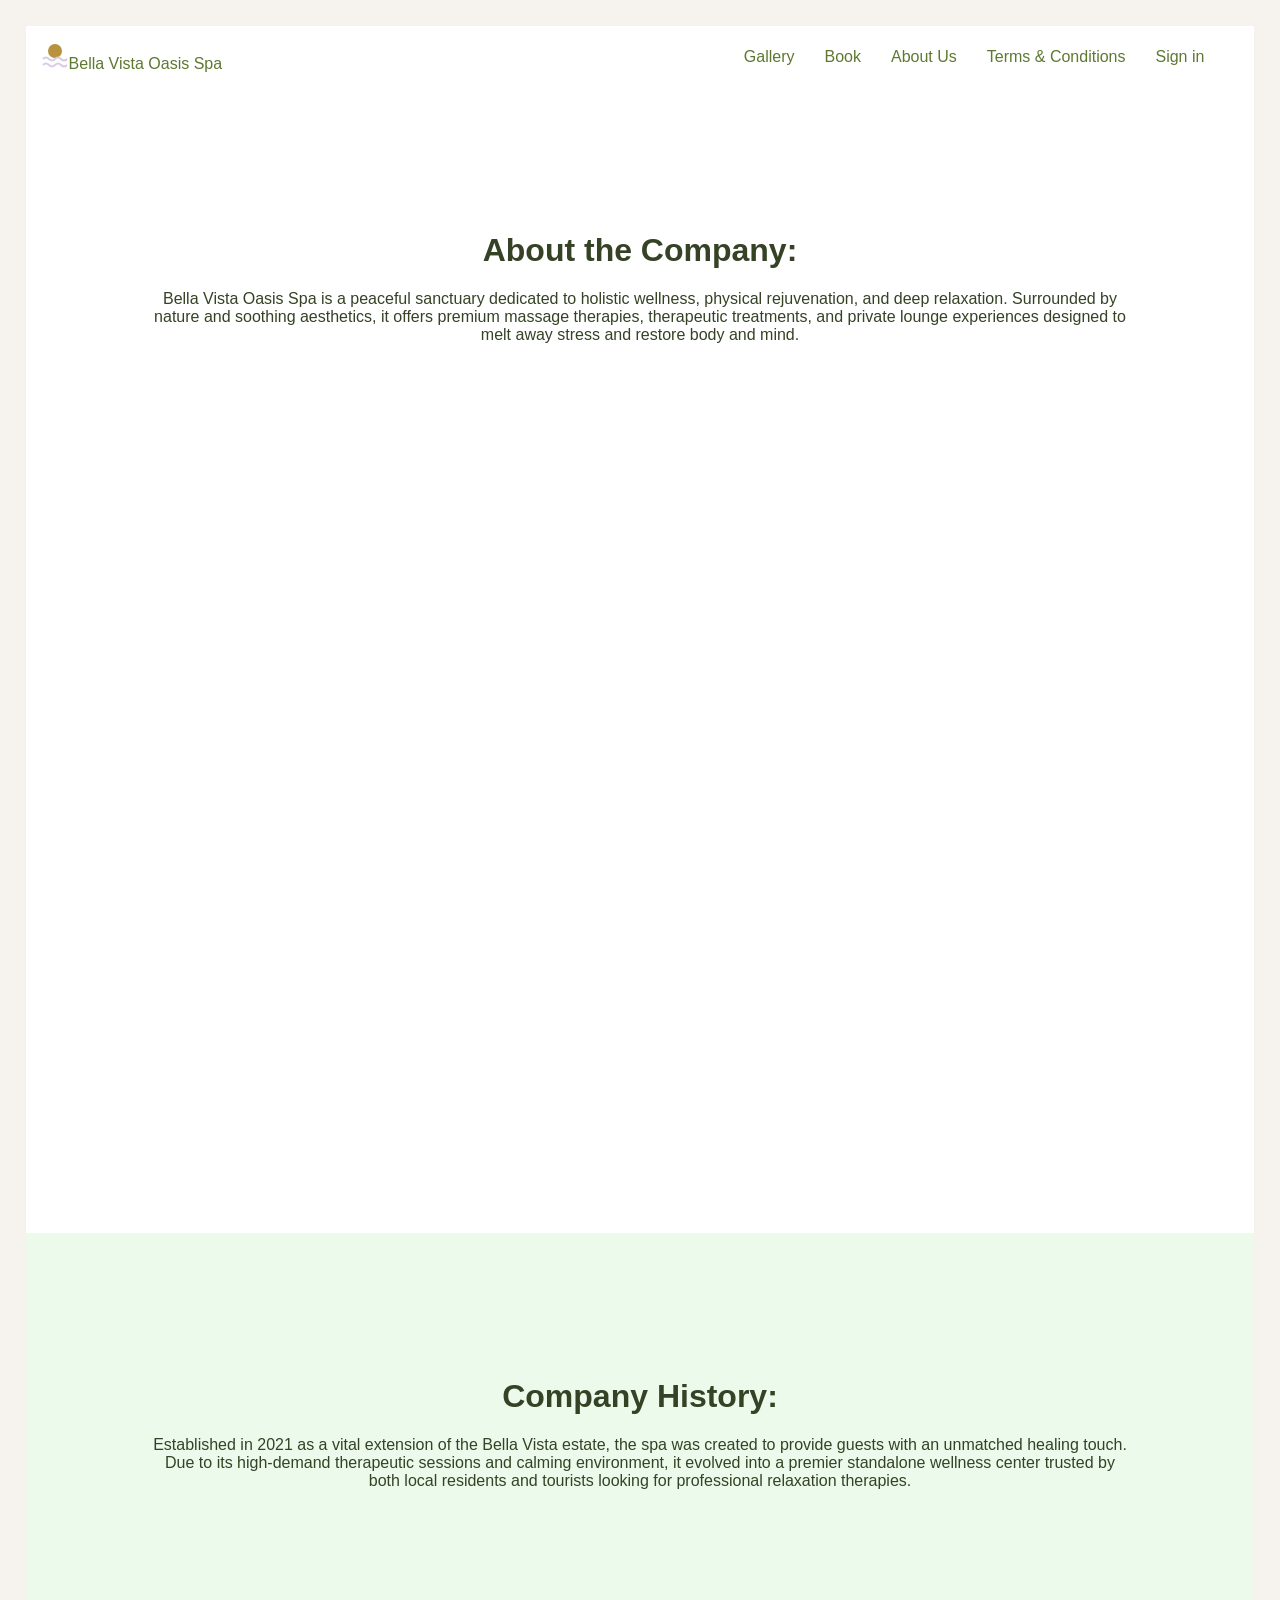
<file: pages/companyDetails.html>
<!DOCTYPE html>
<html lang="en">
    <head>
        <meta charset="UTF-8">
        <meta name="viewport" content="width=device-width, initial-scale=1.0">
        <title>Company Details</title>
        <link rel="stylesheet" href="../css/companyDetailsStyles.css">
        <link rel="stylesheet" href="../css/sharedStyles.css" />
    </head>
    <body>
        <div class="aboutUs">

            <nav id="nav" class="navbar" aria-label="Main navigation"></nav>

            <div class="companyDetails">
                <h1 id="title">About the Company:</h1>
                <p>
                    Bella Vista Oasis Spa is a peaceful sanctuary dedicated to holistic 
                    wellness, physical rejuvenation, and deep relaxation. Surrounded 
                    by nature and soothing aesthetics, it offers premium massage 
                    therapies, therapeutic treatments, and private lounge experiences 
                    designed to melt away stress and restore body and mind.
                </p>
            </div>
            <div class="companyHistory">
                <h1 id="title">Company History:</h1>
                <p>
                    Established in 2021 as a vital extension of the Bella Vista 
                    estate, the spa was created to provide guests with an 
                    unmatched healing touch. Due to its high-demand therapeutic
                    sessions and calming environment, it evolved into a premier 
                    standalone wellness center trusted by both local residents 
                    and tourists looking for professional relaxation therapies.
                </p>
            </div>
        </div>
        <script src="../js/sharedJS.js"></script>
    </body>
</html>
</file>
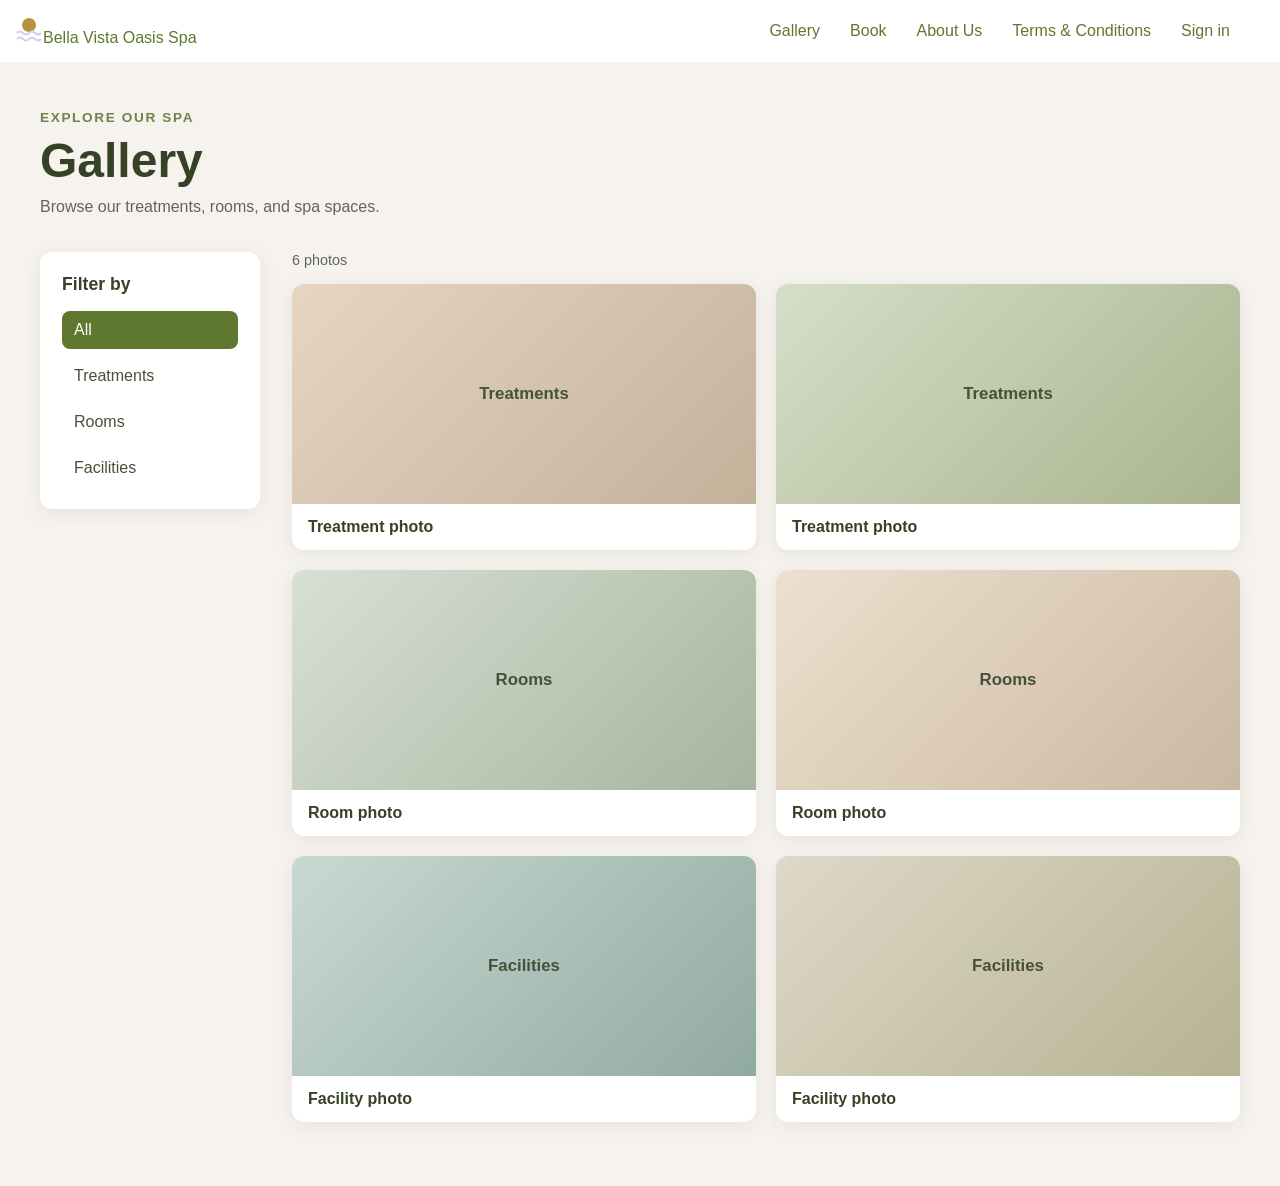
<file: pages/gallery.html>
<!DOCTYPE html>
<html lang="en">
<head>
    <meta charset="UTF-8">
    <meta name="viewport" content="width=device-width, initial-scale=1.0">
    <title>Document</title>
    <link rel="stylesheet" href="../css/galleryStyles.css">
    <link rel="stylesheet" href="../css/sharedStyles.css" />
</head>
<body>
    <nav id="nav" class="navbar" aria-label="Main navigation"></nav>

    <main class="gallery-page">
        <header class="gallery-heading">
            <p class="eyebrow">Explore our spa</p>
            <h1>Gallery</h1>
            <p>Browse our treatments, rooms, and spa spaces.</p>
        </header>

        <div class="gallery-layout">
            <aside class="filter-sidebar" aria-labelledby="filter-heading">
                <h2 id="filter-heading">Filter by</h2>
                <div class="filter-options" role="group" aria-label="Gallery categories">
                    <button class="filter-button is-active" type="button" data-filter="all" aria-pressed="true">All</button>
                    <button class="filter-button" type="button" data-filter="treatments" aria-pressed="false">Treatments</button>
                    <button class="filter-button" type="button" data-filter="rooms" aria-pressed="false">Rooms</button>
                    <button class="filter-button" type="button" data-filter="facilities" aria-pressed="false">Facilities</button>
                </div>
            </aside>

            <section class="gallery-content" aria-label="Gallery items">
                <p class="gallery-count" aria-live="polite"></p>
                <div class="gallery-grid">
                    <article class="gallery-card" data-category="treatments">
                        <div class="gallery-placeholder treatment-placeholder" role="img" aria-label="Placeholder for a treatment photo">
                            <span>Treatments</span>
                        </div>
                        <h2>Treatment photo</h2>
                    </article>
                    <article class="gallery-card" data-category="treatments">
                        <div class="gallery-placeholder treatment-placeholder treatment-placeholder-alt" role="img" aria-label="Placeholder for another treatment photo">
                            <span>Treatments</span>
                        </div>
                        <h2>Treatment photo</h2>
                    </article>
                    <article class="gallery-card" data-category="rooms">
                        <div class="gallery-placeholder room-placeholder" role="img" aria-label="Placeholder for a room photo">
                            <span>Rooms</span>
                        </div>
                        <h2>Room photo</h2>
                    </article>
                    <article class="gallery-card" data-category="rooms">
                        <div class="gallery-placeholder room-placeholder room-placeholder-alt" role="img" aria-label="Placeholder for another room photo">
                            <span>Rooms</span>
                        </div>
                        <h2>Room photo</h2>
                    </article>
                    <article class="gallery-card" data-category="facilities">
                        <div class="gallery-placeholder facility-placeholder" role="img" aria-label="Placeholder for a spa facility photo">
                            <span>Facilities</span>
                        </div>
                        <h2>Facility photo</h2>
                    </article>
                    <article class="gallery-card" data-category="facilities">
                        <div class="gallery-placeholder facility-placeholder facility-placeholder-alt" role="img" aria-label="Placeholder for another spa facility photo">
                            <span>Facilities</span>
                        </div>
                        <h2>Facility photo</h2>
                    </article>
                </div>
                <p class="empty-message" hidden>No photos in this category yet.</p>
            </section>
        </div>
    </main>
    <script src="../js/galleryScript.js"></script>
    <script src="../js/sharedJS.js"></script>
</body>
</html>
</file>
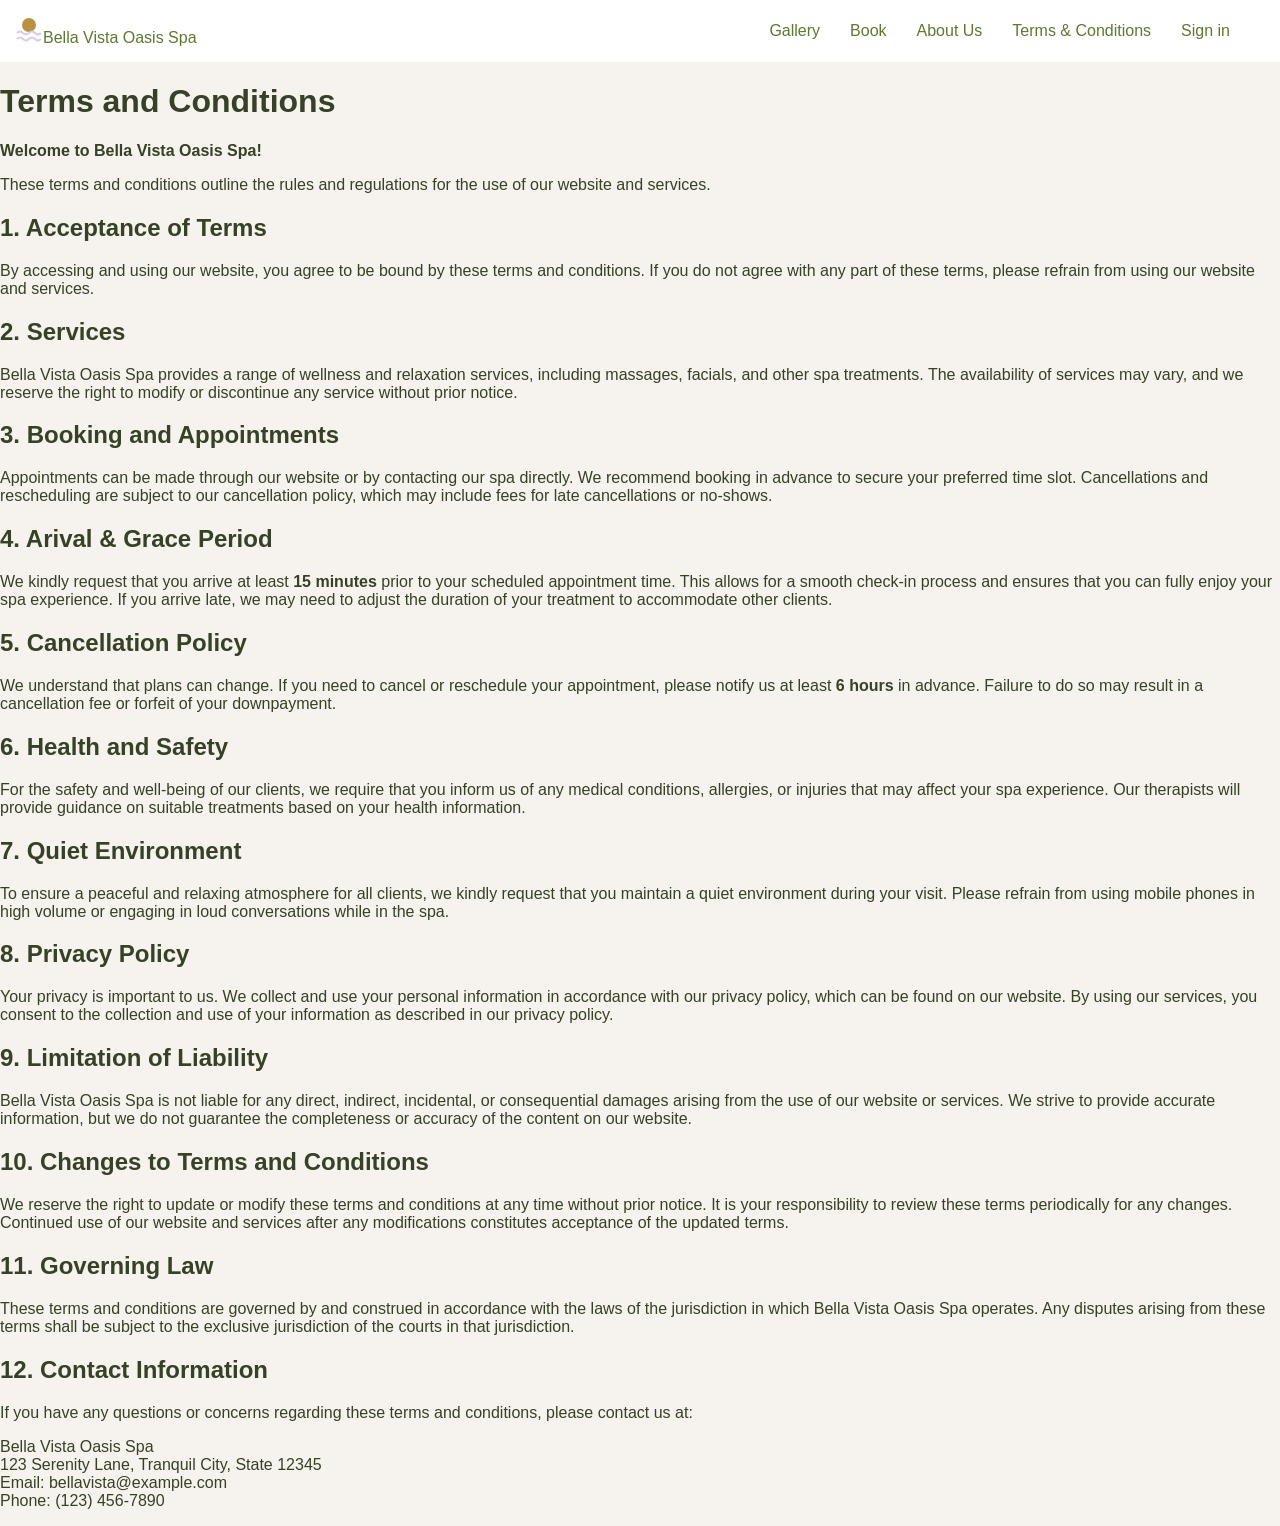
<file: pages/termsAndConditions.html>
<!DOCTYPE html>
<html lang="en">
<head>
    <meta charset="UTF-8">
    <meta name="viewport" content="width=device-width, initial-scale=1.0">
    <title>Terms and Conditions</title>
    <link rel="stylesheet" href="../css/termsAndConditionsStyles.css">
    <link rel="stylesheet" href="../css/sharedStyles.css" />
</head>
<body>
    <nav id="nav" class="navbar" aria-label="Main navigation"></nav>
        
    <div>
        <h1>Terms and Conditions</h1>
        <p><b>Welcome to Bella Vista Oasis Spa!</b></p>
        <p>These terms and conditions outline the rules and 
            regulations for the use of our website and services.
        </p>
    </div>

    <div>
        <h2>1. Acceptance of Terms</h2>
        <p>By accessing and using our website, you agree to be bound 
            by these terms and conditions. If you do not agree with 
            any part of these terms, please refrain from using our 
            website and services.
        </p>
    </div>

    <div>
        <h2>2. Services</h2>
        <p>Bella Vista Oasis Spa provides a range of wellness and 
            relaxation services, including massages, facials, and 
            other spa treatments. The availability of services may 
            vary, and we reserve the right to modify or discontinue 
            any service without prior notice.
        </p>
    </div>

    <div>
        <h2>3. Booking and Appointments</h2>
        <p>Appointments can be made through our website or by 
            contacting our spa directly. We recommend booking in 
            advance to secure your preferred time slot. Cancellations 
            and rescheduling are subject to our cancellation policy, 
            which may include fees for late cancellations or no-shows.
        </p>
    </div>
    
    <div>
        <h2>4. Arival & Grace Period</h2>
        <p>We kindly request that you arrive at least <b>15 minutes</b> prior 
            to your scheduled appointment time. This allows for a 
            smooth check-in process and ensures that you can fully 
            enjoy your spa experience. If you arrive late, we may 
            need to adjust the duration of your treatment to accommodate 
            other clients.
        </p>
    </div>

    <div>
        <h2>5. Cancellation Policy</h2>
        <p>We understand that plans can change. If you need to cancel 
            or reschedule your appointment, please notify us at least 
            <b>6 hours</b> in advance. Failure to do so may result in a 
            cancellation fee or forfeit of your downpayment.
    </div>
    
    <div>
        <h2>6. Health and Safety</h2>
        <p>For the safety and well-being of our clients, we require 
            that you inform us of any medical conditions, allergies, 
            or injuries that may affect your spa experience. Our 
            therapists will provide guidance on suitable treatments 
            based on your health information.
        </p>
    </div>

    <div>
        <h2>7. Quiet Environment</h2>
        <p>
            To ensure a peaceful and relaxing atmosphere for all clients, 
            we kindly request that you maintain a quiet environment during 
            your visit. Please refrain from using mobile phones in high 
            volume or engaging in loud conversations while in the spa.
        </p>
    </div>

    <div>
        <h2>8. Privacy Policy</h2>
        <p>Your privacy is important to us. We collect and use your 
            personal information in accordance with our privacy policy, 
            which can be found on our website. By using our services, 
            you consent to the collection and use of your information 
            as described in our privacy policy.
        </p>
    </div>

    <div>
        <h2>9. Limitation of Liability</h2>
        <p>Bella Vista Oasis Spa is not liable for any direct, 
            indirect, incidental, or consequential damages arising 
            from the use of our website or services. We strive to 
            provide accurate information, but we do not guarantee 
            the completeness or accuracy of the content on our website.
        </p>
    </div>

    <div>
        <h2>10. Changes to Terms and Conditions</h2>
        <p>We reserve the right to update or modify these terms and 
            conditions at any time without prior notice. It is your 
            responsibility to review these terms periodically for any 
            changes. Continued use of our website and services after 
            any modifications constitutes acceptance of the updated terms.
        </p>
    </div>

    <div>
        <h2>11. Governing Law</h2>
        <p>These terms and conditions are governed by and construed 
            in accordance with the laws of the jurisdiction in which 
            Bella Vista Oasis Spa operates. Any disputes arising from 
            these terms shall be subject to the exclusive jurisdiction 
            of the courts in that jurisdiction.
        </p>
    </div>
    <div>
        <h2>12. Contact Information</h2>
        <p>If you have any questions or concerns regarding these terms 
            and conditions, please contact us at:
        </p>
        <p>
            Bella Vista Oasis Spa<br>
            123 Serenity Lane, Tranquil City, State 12345<br>
            Email: bellavista@example.com<br>
            Phone: (123) 456-7890
        </p>
    </div>
    <script src="../js/sharedJS.js"></script>
</body>
</html>
</file>
<file: css/companyDetailsStyles.css>
body{
    background-color: #C6AC95;
    padding: 2%;
}
.companyDetails, .companyHistory{
    text-align: center;
    padding: 10%;
    min-height: 100vh;
    max-width: 90%;
    background-color: white;
}
.companyHistory{
    background-color: #EBFAEB;

}
</file>
<file: css/sharedStyles.css>
body {
  margin: 0;
  background-color: #f6f2ee;
  color: #354225;
  font-family: Arial, sans-serif;
}

nav {
  position: sticky;
  top: 0;
  z-index: 1000;
  background: white;
  padding: 15px 50px 15px 15px;
  display: flex;
  align-items: center;
  justify-content: flex-end;
  gap: 30px;
  box-sizing: border-box;
}
nav a {
  color: #5E7830;
  text-decoration: none;
}
nav .navbar-logo {
  margin-right: auto;
}
.navbar-logo img {
  display: block;
  width: 60px;
  height: auto;
}
</file>
<file: css/galleryStyles.css>
body {
  margin: 0;
  background-color: #f6f2ee;
  color: #354225;
  font-family: Arial, sans-serif;
}


.gallery-page {
  width: min(1200px, calc(100% - 48px));
  margin: 0 auto;
  padding: 48px 0 64px;
}

.gallery-heading {
  margin-bottom: 36px;
}

.gallery-heading .eyebrow {
  margin: 0 0 8px;
  color: #71834d;
  font-size: 0.85rem;
  font-weight: 700;
  letter-spacing: 0.12em;
  text-transform: uppercase;
}

.gallery-heading h1 {
  margin: 0 0 10px;
  font-size: clamp(2rem, 5vw, 3rem);
}

.gallery-heading > p:last-child {
  margin: 0;
  color: #5f6657;
}

.gallery-layout {
  display: grid;
  grid-template-columns: 220px minmax(0, 1fr);
  gap: 32px;
  align-items: start;
}

.filter-sidebar {
  position: sticky;
  top: 96px;
  padding: 22px;
  border-radius: 12px;
  background: #fff;
  box-shadow: 0 4px 18px rgb(53 66 37 / 8%);
}

.filter-sidebar h2 {
  margin: 0 0 16px;
  font-size: 1.1rem;
}

.filter-options {
  display: grid;
  gap: 8px;
}

.filter-button {
  padding: 10px 12px;
  border: 0;
  border-radius: 8px;
  background: transparent;
  color: #46513a;
  cursor: pointer;
  font: inherit;
  text-align: left;
}

.filter-button:hover,
.filter-button:focus-visible {
  background: #f0f3e9;
}

.filter-button.is-active {
  background: #5e7830;
  color: #fff;
}

.gallery-count {
  margin: 0 0 16px;
  color: #5f6657;
  font-size: 0.9rem;
}

.gallery-grid {
  display: grid;
  grid-template-columns: repeat(2, minmax(0, 1fr));
  gap: 20px;
}

.gallery-card {
  min-width: 0;
  overflow: hidden;
  border-radius: 12px;
  background: #fff;
  box-shadow: 0 4px 18px rgb(53 66 37 / 8%);
}

.gallery-card[hidden] {
  display: none;
}

.gallery-placeholder {
  display: grid;
  min-height: 220px;
  place-items: center;
  color: #46513a;
  font-size: 1.05rem;
  font-weight: 700;
}

.treatment-placeholder {
  background: linear-gradient(135deg, #e6d5c3, #c2b29a);
}

.treatment-placeholder-alt {
  background: linear-gradient(135deg, #d6dec8, #a9b48e);
}

.room-placeholder {
  background: linear-gradient(135deg, #d8e0d4, #a7b49e);
}

.room-placeholder-alt {
  background: linear-gradient(135deg, #eee0cf, #c9b8a2);
}

.facility-placeholder {
  background: linear-gradient(135deg, #c7d9d3, #91aaa0);
}

.facility-placeholder-alt {
  background: linear-gradient(135deg, #ded9c8, #b6b292);
}

.gallery-card h2 {
  margin: 0;
  padding: 14px 16px;
  font-size: 1rem;
  font-weight: 600;
}

.empty-message {
  padding: 28px;
  border-radius: 12px;
  background: #fff;
  color: #5f6657;
  text-align: center;
}

@media (max-width: 700px) {
  .navbar {
    flex-wrap: wrap;
    justify-content: center;
    gap: 14px 20px;
    padding: 12px 16px;
  }

  .navbar .navbar-logo {
    margin-right: 0;
  }

  .gallery-page {
    width: min(100% - 32px, 560px);
    padding-top: 32px;
  }

  .gallery-layout {
    grid-template-columns: 1fr;
    gap: 20px;
  }

  .filter-sidebar {
    position: static;
    padding: 16px;
  }

  .filter-options {
    display: flex;
    flex-wrap: wrap;
  }

  .filter-button {
    text-align: center;
  }
}

@media (max-width: 460px) {
  .gallery-grid {
    grid-template-columns: 1fr;
  }
}
</file>
<file: css/termsAndConditionsStyles.css>
body {
  margin: 0;
  background-color: #f6f2ee;
  color: #354225;
  font-family: Arial, sans-serif;
}
</file>
